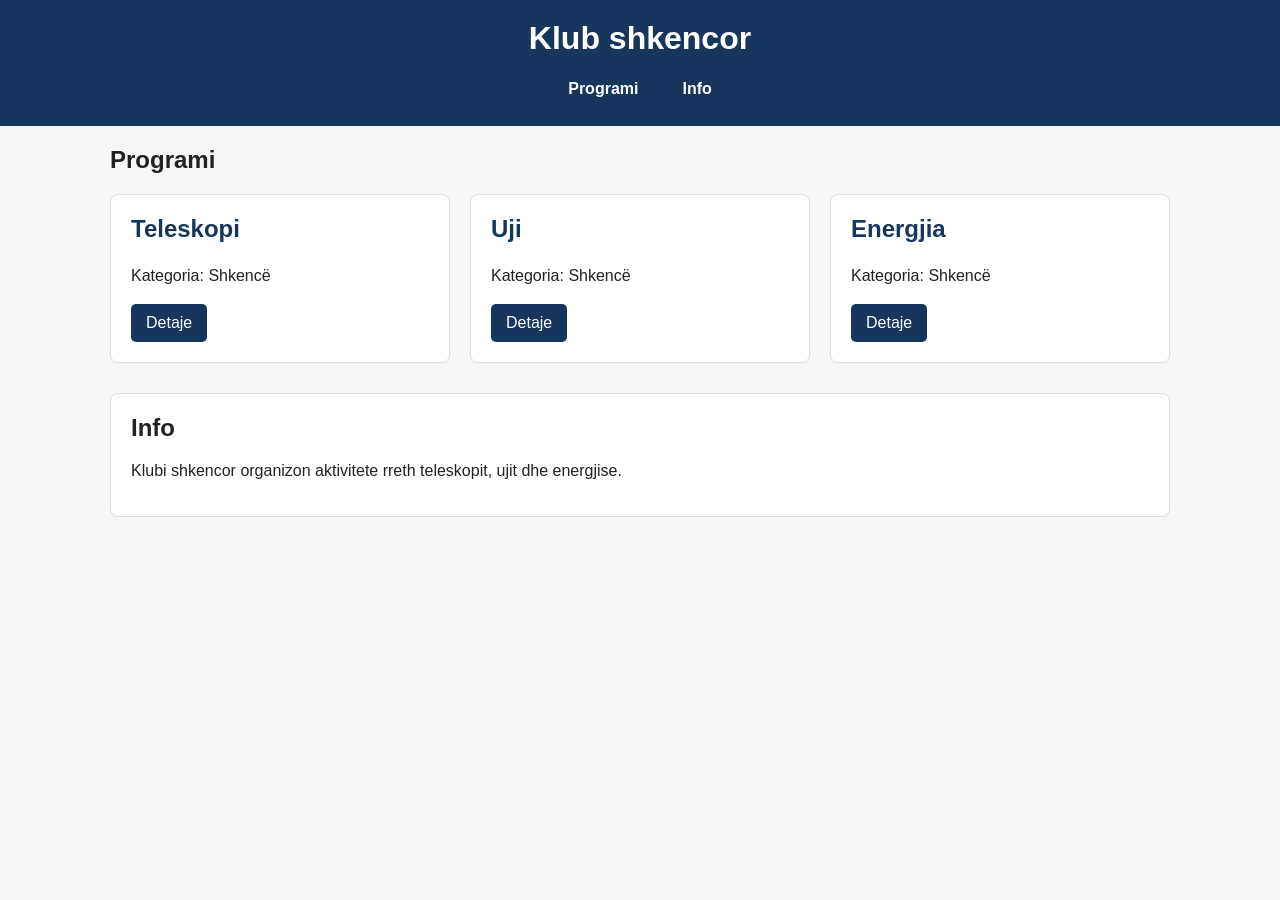
<file: index.html>
<!DOCTYPE html>
<html lang="sq">
<head>
    <meta charset="UTF-8">
    <meta name="viewport" content="width=device-width, initial-scale=1.0">
    <title>Klub shkencor</title>
    <link rel="stylesheet" href="style.css">
</head>

<body>

    <header>
        <h1>Klub shkencor</h1>

        <nav>
            <a href="#programi">Programi</a>
            <a href="#info">Info</a>
        </nav>
    </header>

    <main>
        <section id="programi">
            <h2>Programi</h2>

            <div class="kartat">

                <article>
                    <h2>Teleskopi</h2>
                    <p>Kategoria: Shkencë</p>
                    <a href="#info">Detaje</a>
                </article>

                <article>
                    <h2>Uji</h2>
                    <p>Kategoria: Shkencë</p>
                    <a href="#info">Detaje</a>
                </article>

                <article>
                    <h2>Energjia</h2>
                    <p>Kategoria: Shkencë</p>
                    <a href="#info">Detaje</a>
                </article>

            </div>
        </section>

        <section id="info">
            <h2>Info</h2>
            <p>
                Klubi shkencor organizon aktivitete
                rreth teleskopit, ujit dhe energjise.
            </p>
        </section>
    </main>

</body>
</html>
</file>
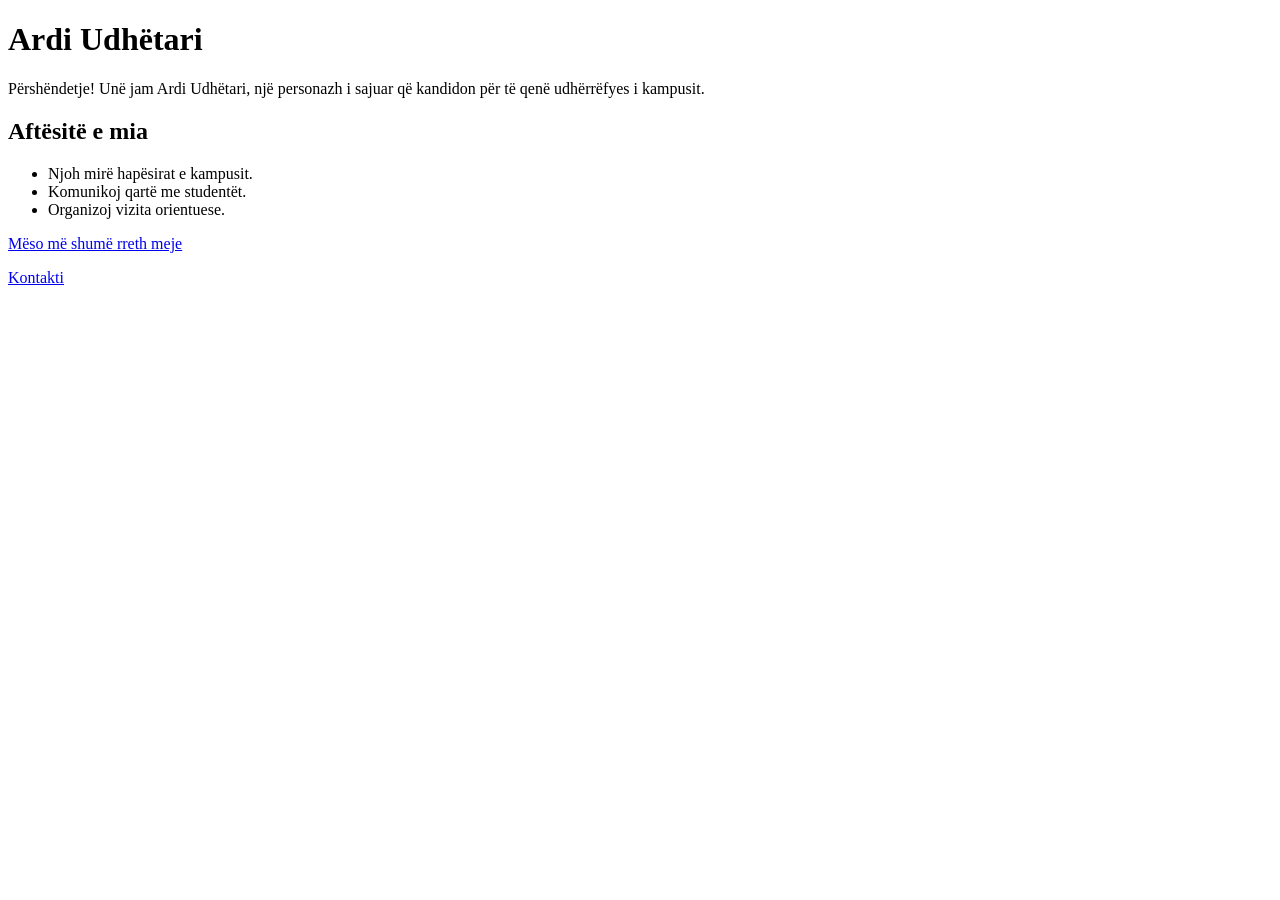
<file: JavaI/index.html>
<!DOCTYPE html>
<html lang="sq">
<head>
    <meta charset="UTF-8">
    <meta name="viewport" content="width=device-width, initial-scale=1.0">
    <title>Pasaporta Digjitale</title>
</head>
<body>

    <h1>Ardi Udhëtari</h1>

    <p>
        Përshëndetje! Unë jam Ardi Udhëtari, një personazh i sajuar
        që kandidon për të qenë udhërrëfyes i kampusit.
    </p>

    <h2>Aftësitë e mia</h2>

    <ul>
        <li>Njoh mirë hapësirat e kampusit.</li>
        <li>Komunikoj qartë me studentët.</li>
        <li>Organizoj vizita orientuese.</li>
    </ul>

    <p>
        <a href="rreth.html">Mëso më shumë rreth meje</a>
    </p>
<p>
    <a href="kontakt.html">Kontakti</a>
</p>
</body>
</html>
</file>
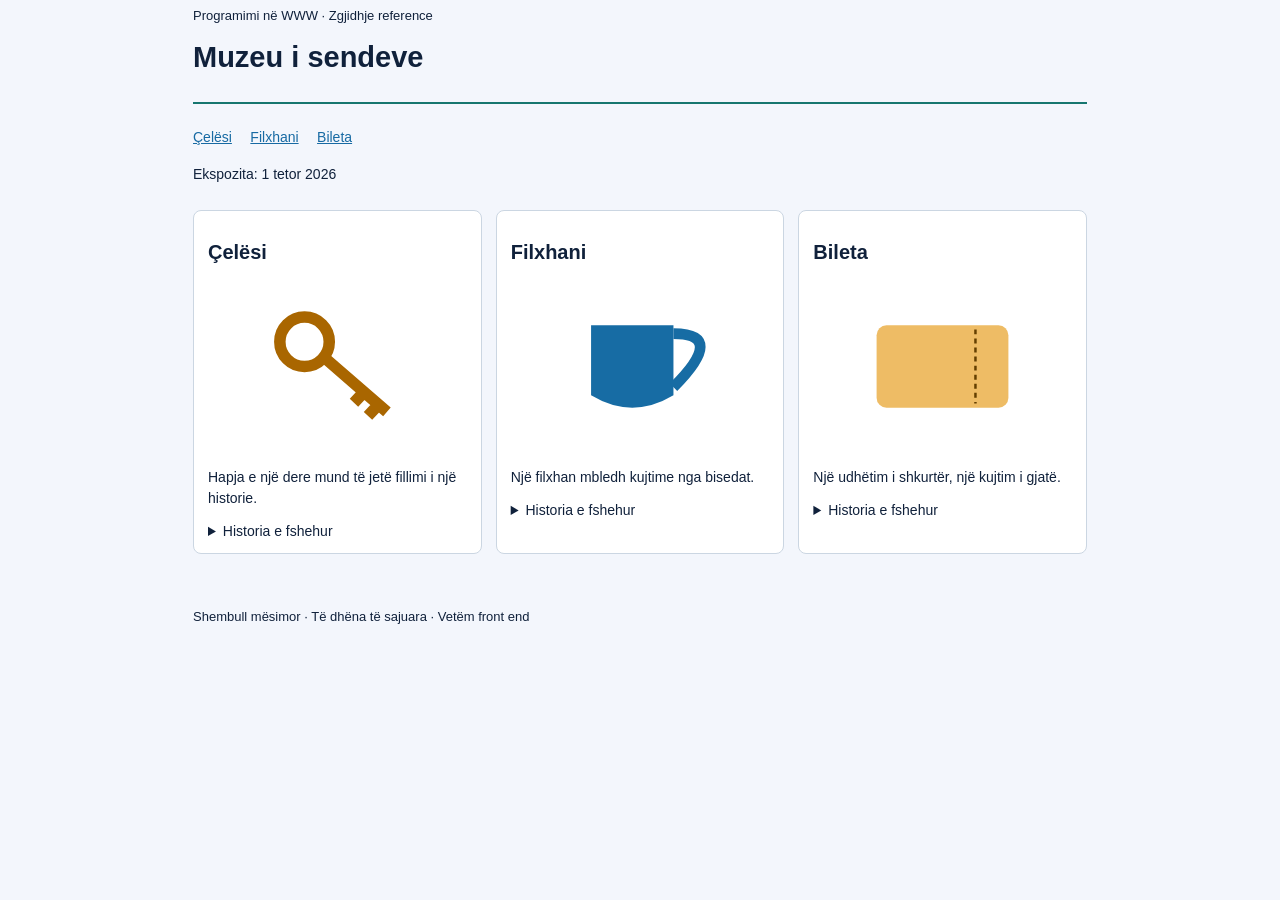
<file: JavaII/index.html>
<!doctype html>
<html lang="sq">
  <head>
    <meta charset="UTF-8" />
    <meta name="viewport" content="width=device-width, initial-scale=1" />
    <title>Muzeu i sendeve</title>
    <link rel="stylesheet" href="style.css" />
  </head>

  <body>
    <a class="skip" href="#main">Kalo te përmbajtja</a>

    <header>
      <p>Programimi në WWW · Zgjidhje reference</p>
      <h1>Muzeu i sendeve</h1>
    </header>

    <main id="main">
      <nav>
        <a href="#celesi">Çelësi</a>
        <a href="#filxhani">Filxhani</a>
        <a href="#bileta">Bileta</a>
      </nav>

      <p class="ekspozita">Ekspozita: 1 tetor 2026</p>

      <section class="sendet">
        <article id="celesi">
          <h2>Çelësi</h2>

          <img src="celesi.svg" alt="Ilustrim i një çelësi" />

          <p>
            Hapja e një dere mund të jetë fillimi i një historie.
          </p>

          <details>
            <summary>Historia e fshehur</summary>
            <p>Ky çelës fsheh një histori të veçantë.</p>
          </details>
        </article>

        <article id="filxhani">
          <h2>Filxhani</h2>

          <img src="filxhani.svg" alt="Ilustrim i një filxhani" />

          <p>
            Një filxhan mbledh kujtime nga bisedat.
          </p>

          <details>
            <summary>Historia e fshehur</summary>
            <p>Ky filxhan kujton bisedat e kaluara.</p>
          </details>
        </article>

        <article id="bileta">
          <h2>Bileta</h2>

          <img src="bileta.svg" alt="Ilustrim i një bilete" />

          <p>
            Një udhëtim i shkurtër, një kujtim i gjatë.
          </p>

          <details>
            <summary>Historia e fshehur</summary>
            <p>Kjo biletë ruan kujtimin e një udhëtimi.</p>
          </details>
        </article>
      </section>
    </main>

    <footer>
      Shembull mësimor · Të dhëna të sajuara · Vetëm front end
    </footer>
  </body>
</html>
</file>
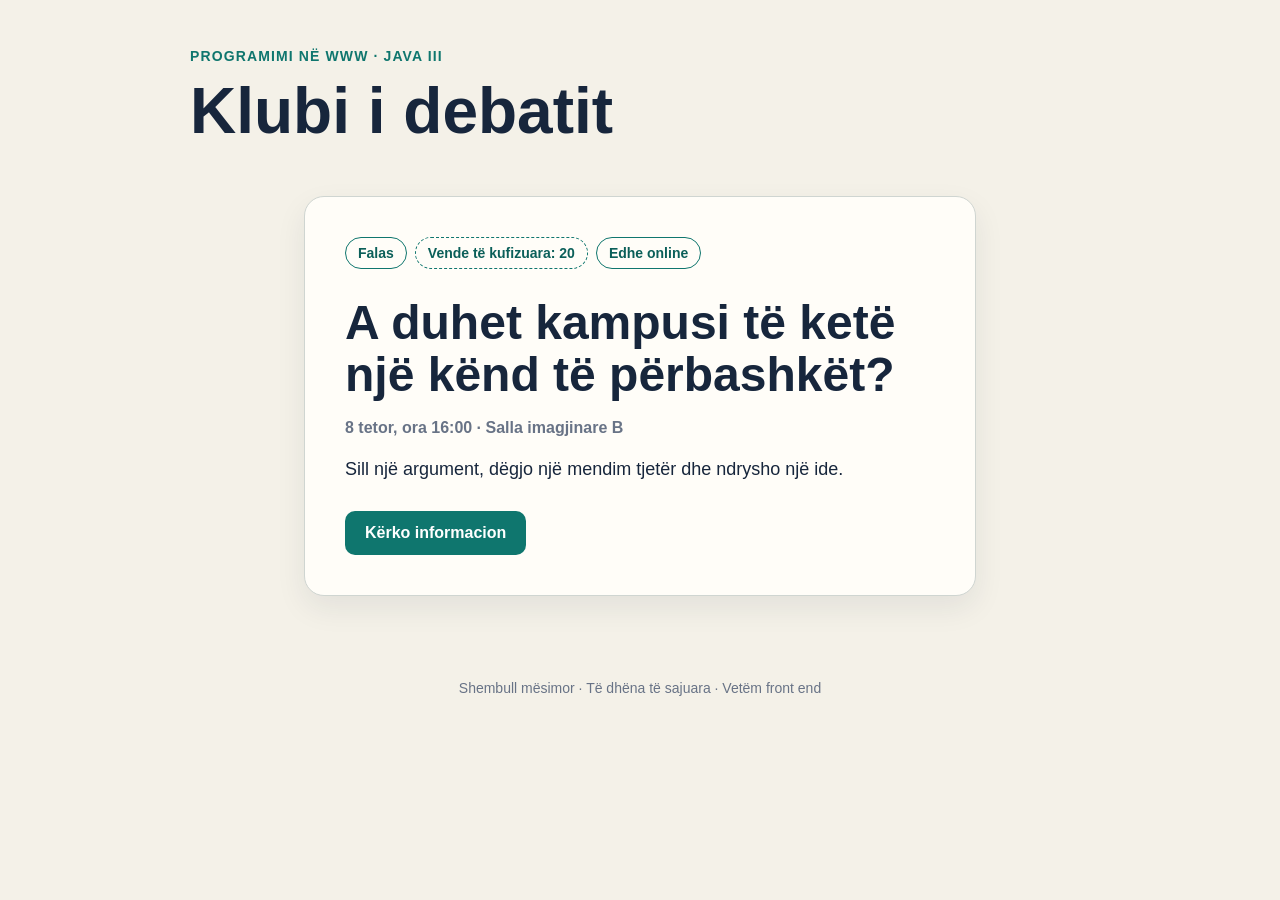
<file: JavaIII/index.html>
<!doctype html>
<html lang="sq">
<head>
    <meta charset="UTF-8">
    <meta name="viewport" content="width=device-width, initial-scale=1.0">

    <title>Klubi i debatit</title>

    <link rel="stylesheet" href="style.css">
</head>

<body>

    <header class="site-header">
        <p class="eyebrow">PROGRAMIMI NË WWW · JAVA III</p>
        <h1>Klubi i debatit</h1>
    </header>

    <main id="main">

        <article class="poster" id="poster">

            <div class="tags">
                <span class="tag">Falas</span>

                <span class="tag tag--limited">
                    Vende të kufizuara: 20
                </span>

                <span class="tag">
                    Edhe online
                </span>
            </div>

            <h2>
                A duhet kampusi të ketë një kënd të përbashkët?
            </h2>

            <p class="event-info">
                8 tetor, ora 16:00 · Salla imagjinare B
            </p>

            <p class="description">
                Sill një argument, dëgjo një mendim tjetër
                dhe ndrysho një ide.
            </p>

            <a class="register" href="#">
                Kërko informacion
            </a>

        </article>

    </main>

    <footer>
        Shembull mësimor · Të dhëna të sajuara · Vetëm front end
    </footer>

</body>
</html>
</file>
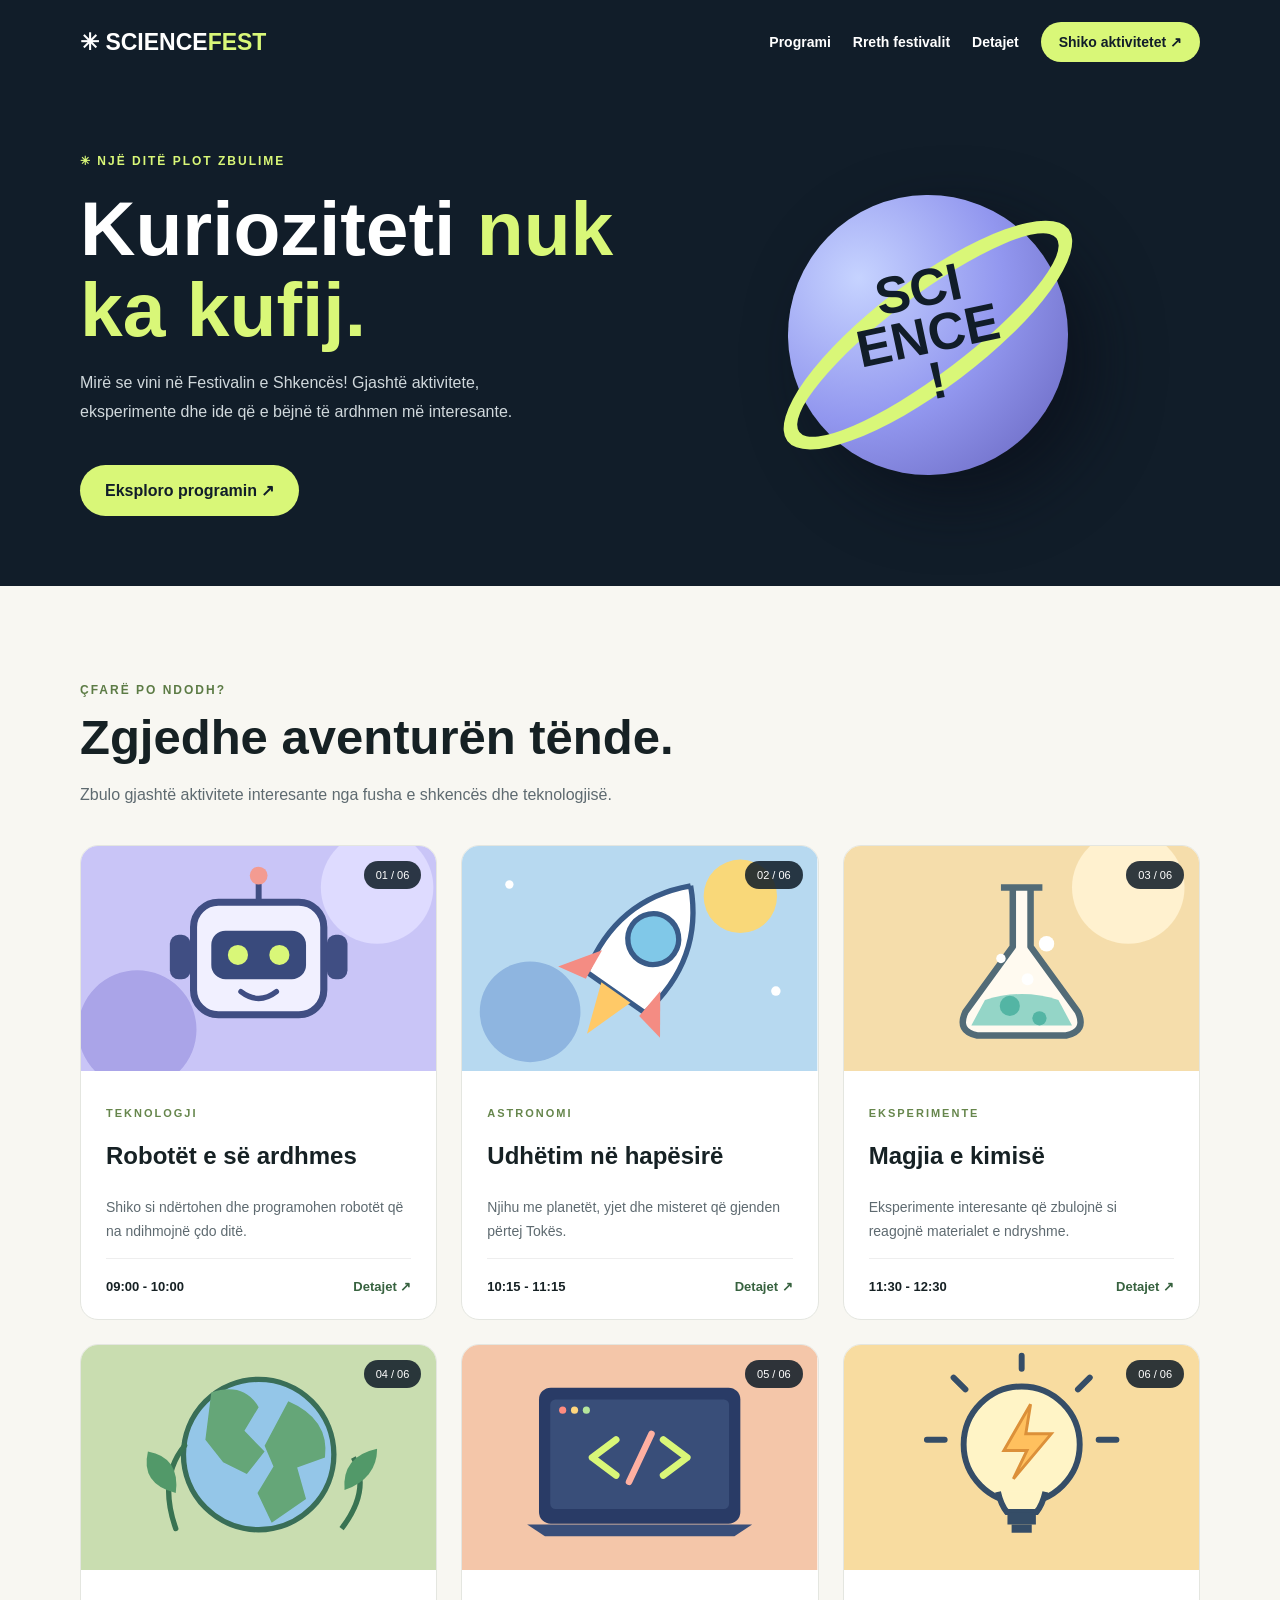
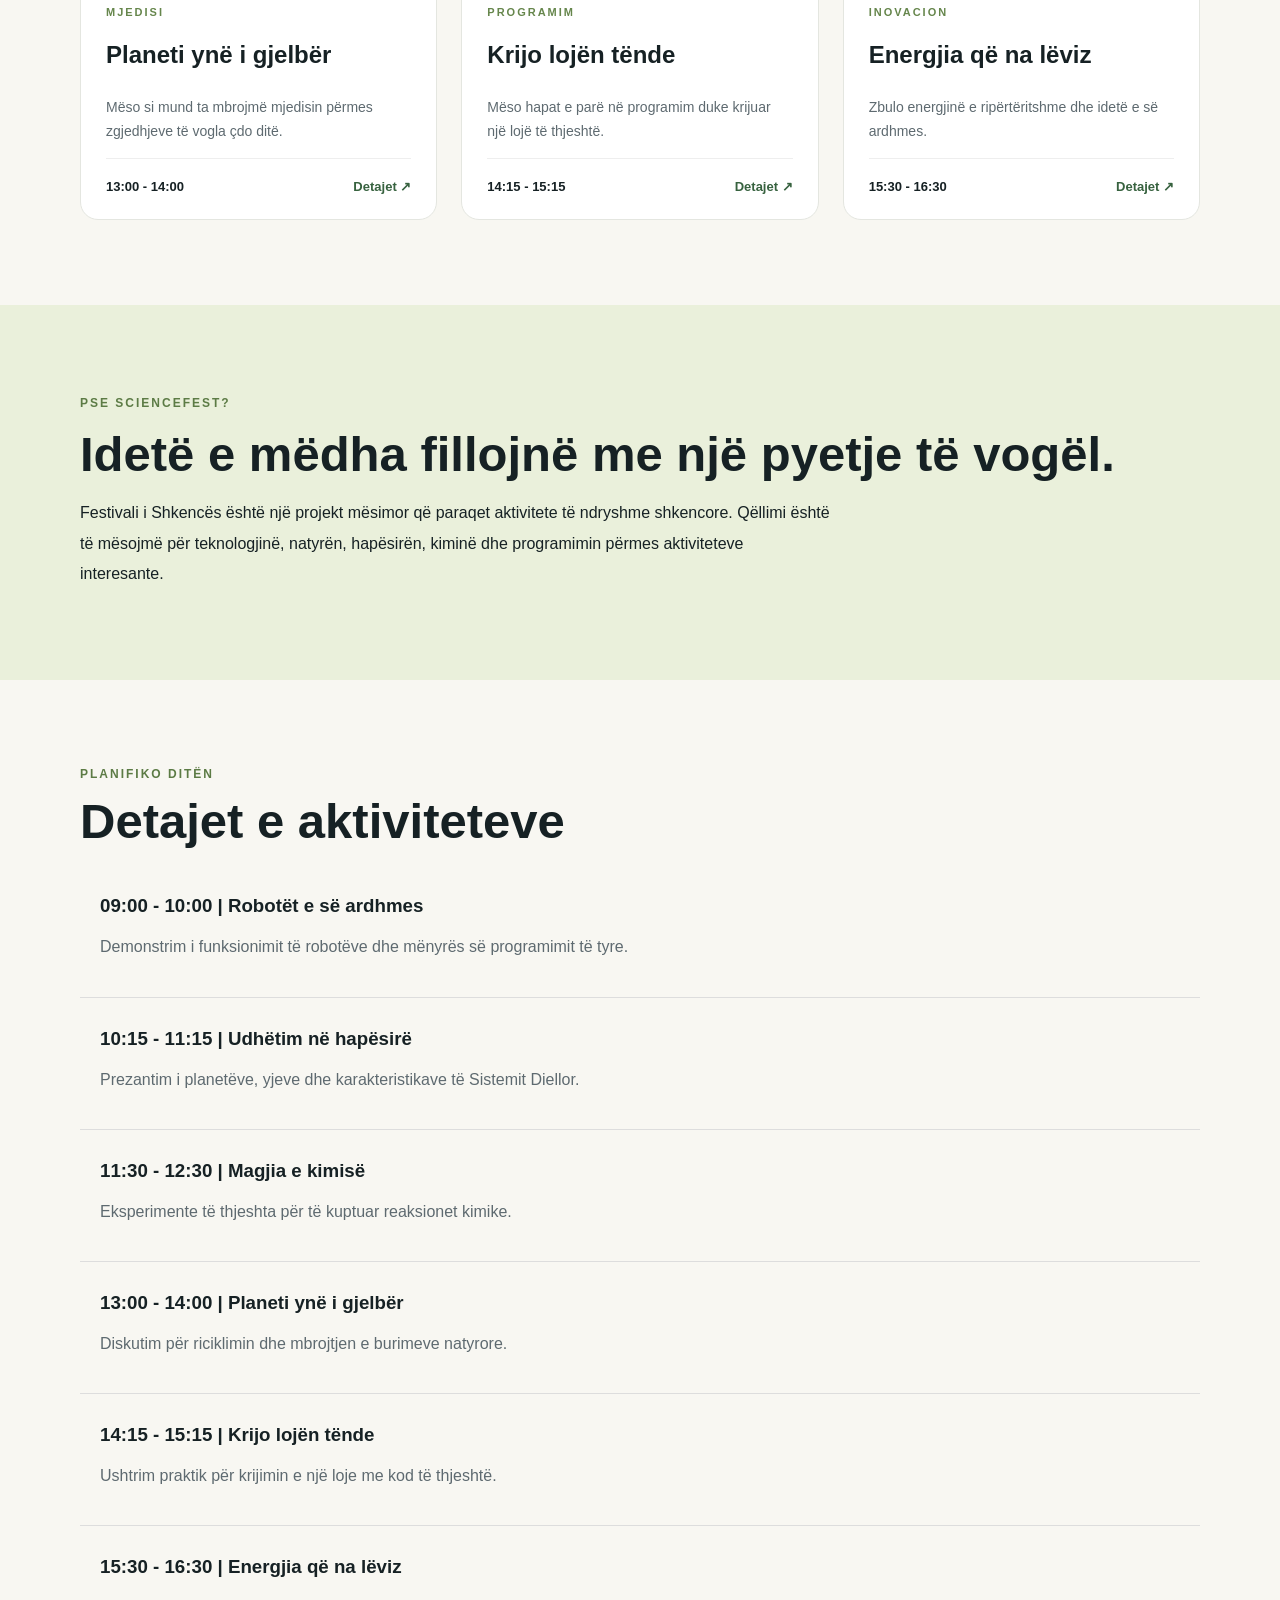
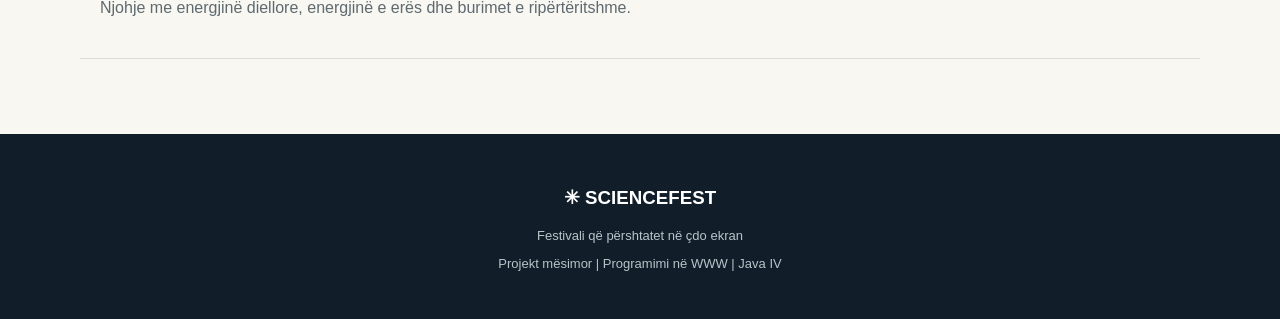
<file: JavaIV/index.html>
<!DOCTYPE html>
<html lang="sq">
<head>
  <meta charset="UTF-8">
  <meta name="viewport" content="width=device-width, initial-scale=1.0">
  <title>Festivali që përshtatet në çdo ekran</title>

  <style>
    :root {
      --navy: #111d29;
      --green: #d9f778;
      --paper: #f8f7f2;
      --text: #162124;
      --muted: #5e6a70;
    }

    * {
      box-sizing: border-box;
    }

    html {
      scroll-behavior: smooth;
    }

    body {
      margin: 0;
      font-family: Arial, sans-serif;
      background: var(--paper);
      color: var(--text);
    }

    a {
      color: inherit;
    }

    a:focus-visible {
      outline: 3px solid orange;
      outline-offset: 4px;
    }

    .container {
      width: min(1120px, calc(100% - 32px));
      margin: auto;
    }

    .skip {
      position: absolute;
      top: -100px;
      left: 10px;
      background: white;
      color: black;
      padding: 12px;
      z-index: 10;
    }

    .skip:focus {
      top: 10px;
    }

    /* MENUJA ME FLEXBOX */

    header {
      background: var(--navy);
      color: white;
    }

    .header-inner {
      display: flex;
      justify-content: space-between;
      align-items: center;
      flex-wrap: wrap;
      gap: 20px;
      padding: 22px 0;
    }

    .logo {
      font-size: 23px;
      font-weight: bold;
      text-decoration: none;
    }

    .logo span {
      color: var(--green);
    }

    nav ul {
      display: flex;
      flex-wrap: wrap;
      align-items: center;
      gap: 22px;
      list-style: none;
      padding: 0;
      margin: 0;
    }

    nav a {
      text-decoration: none;
      font-size: 14px;
      font-weight: bold;
    }

    nav a:hover {
      color: var(--green);
    }

    .nav-button {
      display: inline-block;
      color: var(--navy);
      background: var(--green);
      padding: 12px 18px;
      border-radius: 30px;
    }

    /* PJESA KRYESORE */

    .hero {
      background: var(--navy);
      color: white;
      overflow: hidden;
    }

    .hero-inner {
      display: grid;
      grid-template-columns: 1fr 1fr;
      align-items: center;
      gap: 30px;
      min-height: 480px;
      padding: 70px 0;
    }

    .eyebrow {
      color: var(--green);
      font-size: 12px;
      font-weight: bold;
      letter-spacing: 2px;
    }

    .hero h1 {
      font-size: clamp(42px, 6vw, 78px);
      line-height: 1.05;
      margin: 20px 0;
      overflow-wrap: anywhere;
    }

    .hero h1 span {
      color: var(--green);
    }

    .hero p {
      max-width: 460px;
      line-height: 1.8;
      color: #d0d8dc;
    }

    .hero-button {
      display: inline-block;
      margin-top: 22px;
      background: var(--green);
      color: var(--navy);
      padding: 16px 25px;
      border-radius: 30px;
      text-decoration: none;
      font-weight: bold;
    }

    .hero-button:hover {
      background: #efffb7;
    }

    .hero-art {
      display: grid;
      place-items: center;
      position: relative;
      min-height: 320px;
    }

    .planet {
      width: min(280px, 75%);
      aspect-ratio: 1;
      border-radius: 50%;
      background: radial-gradient(
        circle at 30% 25%,
        #c6d3ff,
        #9297ef,
        #6562bb
      );
      display: grid;
      place-items: center;
      transform: rotate(-12deg);
      position: relative;
      box-shadow: 20px 30px 65px #080d1790;
    }

    .planet::before {
      content: "";
      position: absolute;
      width: 115%;
      height: 28%;
      border: 15px solid var(--green);
      border-radius: 50%;
      transform: rotate(-25deg);
    }

    .planet strong {
      position: relative;
      font-size: clamp(35px, 5vw, 52px);
      font-weight: 900;
      line-height: .9;
      color: var(--navy);
      text-align: center;
    }

    /* PROGRAMI */

    section {
      scroll-margin-top: 20px;
    }

    .program {
      padding: 85px 0;
    }

    .section-label {
      font-size: 12px;
      font-weight: bold;
      letter-spacing: 2px;
      color: #5c7b45;
    }

    .section-title {
      font-size: clamp(30px, 5vw, 49px);
      margin: 12px 0 16px;
    }

    .section-description {
      color: var(--muted);
      line-height: 1.8;
      margin-bottom: 35px;
    }

    /* GRID RESPONSIVE */

    .activities-grid {
      display: grid;
      grid-template-columns: minmax(0, 1fr);
      gap: 24px;
    }

    .activity-card {
      min-width: 0;
      background: white;
      border-radius: 18px;
      overflow: hidden;
      border: 1px solid #e4e6e0;
      display: flex;
      flex-direction: column;
      transition: transform .2s, box-shadow .2s;
    }

    .activity-card:hover {
      transform: translateY(-4px);
      box-shadow: 0 10px 30px #00000014;
    }

    /* IMAZHET FLEKSIBILE */

    .card-image {
      position: relative;
      overflow: hidden;
    }

    .card-image svg {
      display: block;
      width: 100%;
      max-width: 100%;
      height: auto;
      aspect-ratio: 600 / 380;
    }

    .card-number {
      position: absolute;
      top: 15px;
      right: 15px;
      padding: 8px 12px;
      background: #111d29dd;
      border-radius: 20px;
      color: white;
      font-size: 11px;
    }

    .card-content {
      padding: 25px;
      display: flex;
      flex-direction: column;
      flex: 1;
      min-width: 0;
    }

    .category {
      font-size: 11px;
      color: #66864c;
      letter-spacing: 2px;
      font-weight: bold;
    }

    .card-content h3 {
      font-size: 24px;
      line-height: 1.2;
      margin: 12px 0;
      overflow-wrap: anywhere;
    }

    .card-description {
      color: var(--muted);
      font-size: 14px;
      line-height: 1.7;
      overflow-wrap: anywhere;
    }

    .card-bottom {
      display: flex;
      justify-content: space-between;
      flex-wrap: wrap;
      gap: 12px;
      border-top: 1px solid #eeeeee;
      margin-top: auto;
      padding-top: 20px;
      align-items: center;
    }

    .time {
      font-size: 13px;
      font-weight: bold;
    }

    .card-bottom a {
      color: #37623f;
      font-size: 13px;
      font-weight: bold;
      text-decoration: none;
    }

    .card-bottom a:hover {
      text-decoration: underline;
    }

    /* RRETH FESTIVALIT */

    .about {
      background: #eaf0db;
      padding: 75px 0;
    }

    .about p {
      line-height: 1.9;
      max-width: 750px;
    }

    /* DETAJET */

    .details {
      padding: 75px 0;
    }

    .detail-item {
      padding: 20px;
      border-bottom: 1px solid #ddd;
      overflow-wrap: anywhere;
    }

    .detail-item:target {
      background: #eaf0db;
      outline: 2px solid #7c9b4f;
    }

    .detail-item h3 {
      margin: 10px 0;
    }

    .detail-item p {
      color: var(--muted);
      line-height: 1.7;
    }

    footer {
      background: var(--navy);
      color: white;
      text-align: center;
      padding: 35px 15px;
    }

    footer p {
      color: #b9c4c9;
      font-size: 13px;
    }

    /* TABLET: 600 - 899 PX */

    @media (min-width: 600px) {
      .activities-grid {
        grid-template-columns: repeat(2, minmax(0, 1fr));
      }
    }

    /* KOMPJUTER: 900 PX E LART */

    @media (min-width: 900px) {
      .activities-grid {
        grid-template-columns: repeat(3, minmax(0, 1fr));
      }
    }

    /* TELEFON */

    @media (max-width: 599px) {
      .header-inner {
        align-items: flex-start;
      }

      nav ul {
        gap: 12px;
      }

      nav a {
        font-size: 12px;
      }

      .hero-inner {
        grid-template-columns: 1fr;
        padding: 50px 0;
      }

      .hero-art {
        min-height: 270px;
      }

      .planet {
        width: 205px;
      }

      .planet strong {
        font-size: 35px;
      }

      .program,
      .about,
      .details {
        padding: 55px 0;
      }

      .card-content {
        padding: 22px;
      }
    }

    @media (min-width: 600px) and (max-width: 899px) {
      .hero-inner {
        grid-template-columns: 1fr;
      }
    }

    @media (prefers-reduced-motion: reduce) {
      html {
        scroll-behavior: auto;
      }

      .activity-card {
        transition: none;
      }
    }
  </style>
</head>

<body>

  <a class="skip" href="#main">Kalo te përmbajtja</a>

  <header id="fillimi">
    <div class="container header-inner">

      <a href="#fillimi" class="logo">
        ✳ SCIENCE<span>FEST</span>
      </a>

      <nav aria-label="Menuja kryesore">
        <ul>
          <li><a href="#programi">Programi</a></li>
          <li><a href="#rreth">Rreth festivalit</a></li>
          <li><a href="#detajet">Detajet</a></li>
          <li>
            <a href="#programi" class="nav-button">
              Shiko aktivitetet ↗
            </a>
          </li>
        </ul>
      </nav>

    </div>
  </header>

  <main id="main">

    <section class="hero">
      <div class="container hero-inner">

        <div>
          <div class="eyebrow">
            ✳ NJË DITË PLOT ZBULIME
          </div>

          <h1>
            Kurioziteti
            <span>nuk ka kufij.</span>
          </h1>

          <p>
            Mirë se vini në Festivalin e Shkencës!
            Gjashtë aktivitete, eksperimente dhe ide
            që e bëjnë të ardhmen më interesante.
          </p>

          <a class="hero-button" href="#programi">
            Eksploro programin ↗
          </a>
        </div>

        <div class="hero-art" aria-hidden="true">
          <div class="planet">
            <strong>SCI<br>ENCE<br>!</strong>
          </div>
        </div>

      </div>
    </section>

    <section class="program" id="programi">
      <div class="container">

        <p class="section-label">ÇFARË PO NDODH?</p>
        <h2 class="section-title">
          Zgjedhe aventurën tënde.
        </h2>

        <p class="section-description">
          Zbulo gjashtë aktivitete interesante
          nga fusha e shkencës dhe teknologjisë.
        </p>

        <div class="activities-grid">

          <!-- AKTIVITETI 1 -->

          <article class="activity-card">

            <div class="card-image">
              <svg viewBox="0 0 600 380"
                   role="img"
                   aria-label="Ilustrim i robotit">
                <rect width="600" height="380" fill="#c9c5f7"/>
                <circle cx="500" cy="70" r="95" fill="#dedbff"/>
                <circle cx="95" cy="310" r="100" fill="#aaa4e8"/>

                <rect x="190" y="95" width="220" height="190"
                      rx="42" fill="#f1f0ff"
                      stroke="#404e83" stroke-width="12"/>

                <rect x="220" y="143" width="160" height="82"
                      rx="24" fill="#394a7c"/>

                <circle cx="265" cy="184" r="17" fill="#d9f778"/>
                <circle cx="335" cy="184" r="17" fill="#d9f778"/>

                <path d="M270 246 Q300 269 330 246"
                      fill="none" stroke="#404e83"
                      stroke-width="9" stroke-linecap="round"/>

                <path d="M300 95 V57"
                      stroke="#404e83" stroke-width="10"/>
                <circle cx="300" cy="50" r="15" fill="#f39b91"/>

                <rect x="150" y="150" width="35" height="75"
                      rx="15" fill="#404e83"/>
                <rect x="415" y="150" width="35" height="75"
                      rx="15" fill="#404e83"/>
              </svg>

              <span class="card-number">01 / 06</span>
            </div>

            <div class="card-content">
              <p class="category">TEKNOLOGJI</p>

              <h3>Robotët e së ardhmes</h3>

              <p class="card-description">
                Shiko si ndërtohen dhe programohen
                robotët që na ndihmojnë çdo ditë.
              </p>

              <div class="card-bottom">
                <span class="time">09:00 - 10:00</span>
                <a href="#detaj-robotika">Detajet ↗</a>
              </div>
            </div>

          </article>

          <!-- AKTIVITETI 2 -->

          <article class="activity-card">

            <div class="card-image">
              <svg viewBox="0 0 600 380"
                   role="img"
                   aria-label="Ilustrim i raketës në hapësirë">
                <rect width="600" height="380" fill="#b7d9f0"/>

                <circle cx="470" cy="85" r="62" fill="#f9d879"/>
                <circle cx="115" cy="280" r="85" fill="#8eb5e0"/>

                <g transform="rotate(35 300 190)">
                  <path d="M300 40 Q390 130 360 260
                           L240 260 Q210 130 300 40"
                        fill="#ffffff"
                        stroke="#395b88" stroke-width="9"/>

                  <circle cx="300" cy="150" r="43"
                          fill="#80c8e8"
                          stroke="#395b88" stroke-width="9"/>

                  <path d="M240 215 L195 280 L245 270"
                        fill="#f48c83"/>

                  <path d="M360 215 L405 280 L355 270"
                        fill="#f48c83"/>

                  <path d="M270 260 L300 345 L330 260"
                        fill="#ffc967"/>
                </g>

                <circle cx="80" cy="65" r="7" fill="#ffffff"/>
                <circle cx="530" cy="245" r="8" fill="#ffffff"/>
              </svg>

              <span class="card-number">02 / 06</span>
            </div>

            <div class="card-content">
              <p class="category">ASTRONOMI</p>

              <h3>Udhëtim në hapësirë</h3>

              <p class="card-description">
                Njihu me planetët, yjet dhe
                misteret që gjenden përtej Tokës.
              </p>

              <div class="card-bottom">
                <span class="time">10:15 - 11:15</span>
                <a href="#detaj-hapesira">Detajet ↗</a>
              </div>
            </div>

          </article>

          <!-- AKTIVITETI 3 -->

          <article class="activity-card">

            <div class="card-image">
              <svg viewBox="0 0 600 380"
                   role="img"
                   aria-label="Ilustrim i eksperimentit kimik">
                <rect width="600" height="380" fill="#f5ddab"/>

                <circle cx="480" cy="70" r="95" fill="#fff1cf"/>

                <path d="M265 70 H335
                         M285 70 V170
                         L205 280
                         Q190 313 225 320
                         H375
                         Q410 313 395 280
                         L315 170 V70"
                      fill="#fffaf0"
                      stroke="#526b77"
                      stroke-width="11"
                      stroke-linejoin="round"/>

                <path d="M238 260 Q300 240 362 260
                         L385 303
                         H215 Z"
                      fill="#94d5c7"/>

                <circle cx="280" cy="270" r="17" fill="#53b5a4"/>
                <circle cx="330" cy="291" r="12" fill="#53b5a4"/>
                <circle cx="310" cy="225" r="10" fill="#ffffff"/>
                <circle cx="265" cy="190" r="8" fill="#ffffff"/>
                <circle cx="342" cy="165" r="13" fill="#ffffff"/>
              </svg>

              <span class="card-number">03 / 06</span>
            </div>

            <div class="card-content">
              <p class="category">EKSPERIMENTE</p>

              <h3>Magjia e kimisë</h3>

              <p class="card-description">
                Eksperimente interesante që zbulojnë
                si reagojnë materialet e ndryshme.
              </p>

              <div class="card-bottom">
                <span class="time">11:30 - 12:30</span>
                <a href="#detaj-kimia">Detajet ↗</a>
              </div>
            </div>

          </article>

          <!-- AKTIVITETI 4 -->

          <article class="activity-card">

            <div class="card-image">
              <svg viewBox="0 0 600 380"
                   role="img"
                   aria-label="Ilustrim i planetit Tokë">
                <rect width="600" height="380" fill="#c9ddb0"/>

                <circle cx="300" cy="185" r="127"
                        fill="#94c6e8"
                        stroke="#396e57"
                        stroke-width="9"/>

                <path d="M220 80
                         Q275 62 300 105
                         L276 145
                         L310 180
                         L280 218
                         L240 198
                         L210 160 Z"
                      fill="#65a678"/>

                <path d="M350 95
                         Q420 125 412 190
                         L365 207
                         L380 260
                         L322 300
                         L298 250
                         L325 205
                         L310 170 Z"
                      fill="#65a678"/>

                <path d="M160 310 Q130 225 175 170"
                      fill="none"
                      stroke="#397352"
                      stroke-width="9"
                      stroke-linecap="round"/>

                <path d="M160 250 Q100 235 113 180
                         Q168 190 160 250"
                      fill="#529969"/>

                <path d="M440 310 Q490 245 460 190"
                      fill="none"
                      stroke="#397352"
                      stroke-width="9"/>

                <path d="M445 245 Q500 225 500 175
                         Q440 188 445 245"
                      fill="#529969"/>
              </svg>

              <span class="card-number">04 / 06</span>
            </div>

            <div class="card-content">
              <p class="category">MJEDISI</p>

              <h3>Planeti ynë i gjelbër</h3>

              <p class="card-description">
                Mëso si mund ta mbrojmë mjedisin
                përmes zgjedhjeve të vogla çdo ditë.
              </p>

              <div class="card-bottom">
                <span class="time">13:00 - 14:00</span>
                <a href="#detaj-natyra">Detajet ↗</a>
              </div>
            </div>

          </article>

          <!-- AKTIVITETI 5 -->

          <article class="activity-card">

            <div class="card-image">
              <svg viewBox="0 0 600 380"
                   role="img"
                   aria-label="Ilustrim i programimit">
                <rect width="600" height="380" fill="#f4c6a9"/>

                <rect x="130" y="72" width="340" height="230"
                      rx="20" fill="#293b66"/>

                <rect x="149" y="92" width="302" height="185"
                      rx="9" fill="#394e79"/>

                <circle cx="170" cy="110" r="6" fill="#ff8c80"/>
                <circle cx="190" cy="110" r="6" fill="#ffd67e"/>
                <circle cx="210" cy="110" r="6" fill="#b5e69c"/>

                <path d="M260 160 L220 190 L260 220"
                      fill="none"
                      stroke="#d9f778"
                      stroke-width="12"
                      stroke-linecap="round"
                      stroke-linejoin="round"/>

                <path d="M340 160 L380 190 L340 220"
                      fill="none"
                      stroke="#d9f778"
                      stroke-width="12"
                      stroke-linecap="round"
                      stroke-linejoin="round"/>

                <path d="M320 150 L282 231"
                      stroke="#ffb0a1"
                      stroke-width="11"
                      stroke-linecap="round"/>

                <path d="M110 303 H490 L460 323 H140 Z"
                      fill="#394e79"/>
              </svg>

              <span class="card-number">05 / 06</span>
            </div>

            <div class="card-content">
              <p class="category">PROGRAMIM</p>

              <h3>Krijo lojën tënde</h3>

              <p class="card-description">
                Mëso hapat e parë në programim
                duke krijuar një lojë të thjeshtë.
              </p>

              <div class="card-bottom">
                <span class="time">14:15 - 15:15</span>
                <a href="#detaj-kodi">Detajet ↗</a>
              </div>
            </div>

          </article>

          <!-- AKTIVITETI 6 -->

          <article class="activity-card">

            <div class="card-image">
              <svg viewBox="0 0 600 380"
                   role="img"
                   aria-label="Ilustrim i energjisë">
                <rect width="600" height="380" fill="#f8dca0"/>

                <circle cx="300" cy="168" r="98"
                        fill="#fff4c6"
                        stroke="#354d67"
                        stroke-width="10"/>

                <path d="M260 248 Q265 270 275 282
                         H325 Q335 270 340 248"
                      fill="#fff4c6"
                      stroke="#354d67"
                      stroke-width="10"/>

                <path d="M276 283 H324 V303 H276 Z"
                      fill="#354d67"/>

                <path d="M283 303 H317 V317 H283 Z"
                      fill="#354d67"/>

                <path d="M315 100 L270 178
                         H309 L286 226
                         L350 150 H307 Z"
                      fill="#ffc05e"
                      stroke="#dc9039"
                      stroke-width="5"/>

                <path d="M300 40 V18
                         M430 160 H460
                         M140 160 H170
                         M395 75 L415 55
                         M205 75 L185 55"
                      stroke="#354d67"
                      stroke-width="10"
                      stroke-linecap="round"/>
              </svg>

              <span class="card-number">06 / 06</span>
            </div>

            <div class="card-content">
              <p class="category">INOVACION</p>

              <h3>Energjia që na lëviz</h3>

              <p class="card-description">
                Zbulo energjinë e ripërtëritshme
                dhe idetë e së ardhmes.
              </p>

              <div class="card-bottom">
                <span class="time">15:30 - 16:30</span>
                <a href="#detaj-energjia">Detajet ↗</a>
              </div>
            </div>

          </article>

        </div>
      </div>
    </section>

    <!-- RRETH FESTIVALIT -->

    <section class="about" id="rreth">
      <div class="container">

        <p class="section-label">PSE SCIENCEFEST?</p>

        <h2 class="section-title">
          Idetë e mëdha fillojnë me një pyetje të vogël.
        </h2>

        <p>
          Festivali i Shkencës është një projekt mësimor
          që paraqet aktivitete të ndryshme shkencore.
          Qëllimi është të mësojmë për teknologjinë,
          natyrën, hapësirën, kiminë dhe programimin
          përmes aktiviteteve interesante.
        </p>

      </div>
    </section>

    <!-- DETAJET E AKTIVITETEVE -->

    <section class="details" id="detajet">
      <div class="container">

        <p class="section-label">PLANIFIKO DITËN</p>

        <h2 class="section-title">
          Detajet e aktiviteteve
        </h2>

        <article class="detail-item" id="detaj-robotika">
          <h3>09:00 - 10:00 | Robotët e së ardhmes</h3>
          <p>
            Demonstrim i funksionimit të robotëve
            dhe mënyrës së programimit të tyre.
          </p>
        </article>

        <article class="detail-item" id="detaj-hapesira">
          <h3>10:15 - 11:15 | Udhëtim në hapësirë</h3>
          <p>
            Prezantim i planetëve, yjeve dhe
            karakteristikave të Sistemit Diellor.
          </p>
        </article>

        <article class="detail-item" id="detaj-kimia">
          <h3>11:30 - 12:30 | Magjia e kimisë</h3>
          <p>
            Eksperimente të thjeshta për të
            kuptuar reaksionet kimike.
          </p>
        </article>

        <article class="detail-item" id="detaj-natyra">
          <h3>13:00 - 14:00 | Planeti ynë i gjelbër</h3>
          <p>
            Diskutim për riciklimin dhe
            mbrojtjen e burimeve natyrore.
          </p>
        </article>

        <article class="detail-item" id="detaj-kodi">
          <h3>14:15 - 15:15 | Krijo lojën tënde</h3>
          <p>
            Ushtrim praktik për krijimin
            e një loje me kod të thjeshtë.
          </p>
        </article>

        <article class="detail-item" id="detaj-energjia">
          <h3>15:30 - 16:30 | Energjia që na lëviz</h3>
          <p>
            Njohje me energjinë diellore, energjinë
            e erës dhe burimet e ripërtëritshme.
          </p>
        </article>

      </div>
    </section>

  </main>

  <footer>
    <h3>✳ SCIENCEFEST</h3>
    <p>Festivali që përshtatet në çdo ekran</p>
    <p>
      Projekt mësimor | Programimi në WWW | Java IV
    </p>
  </footer>

</body>
</html>
</file>
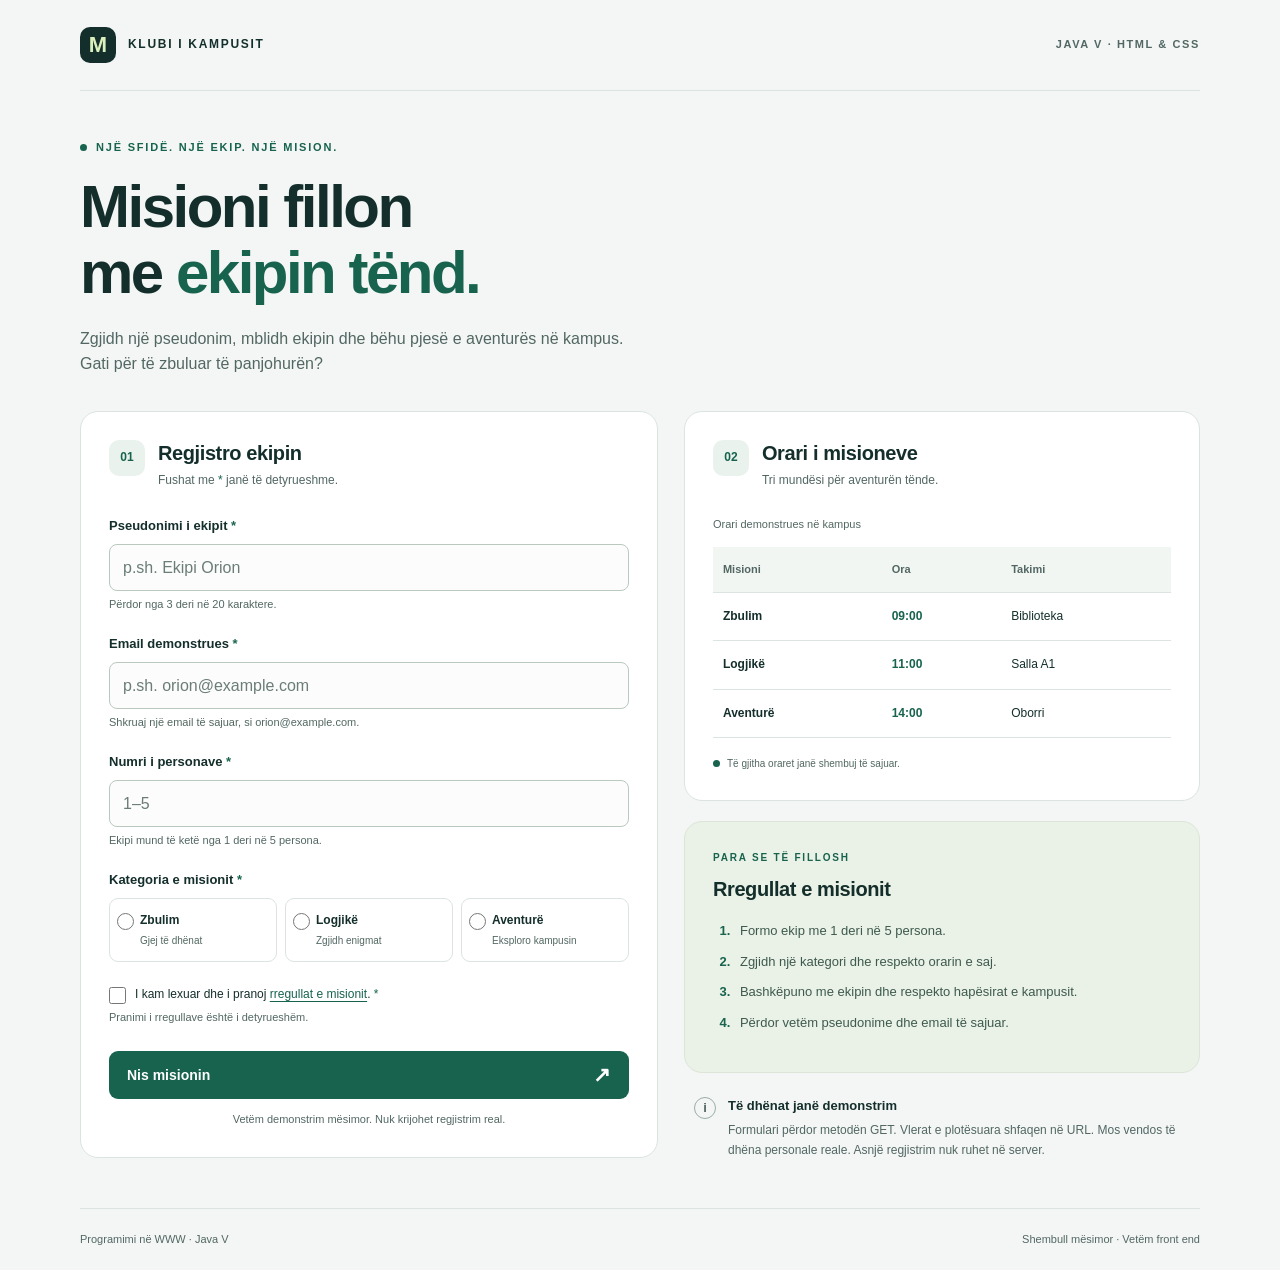
<file: JavaV/index.html>
<!doctype html>
<html lang="sq">
<head>
  <meta charset="UTF-8">
  <meta name="viewport" content="width=device-width, initial-scale=1">
  <meta name="description" content="Formular demonstrues për regjistrimin në misionin sekret të kampusit.">
  <title>Misioni sekret | Regjistrimi</title>
  <link rel="stylesheet" href="style.css">
</head>
<body>
  <a class="skip" href="#main">Kalo te përmbajtja</a>
  <div class="page">
    <header class="site-header">
      <a class="brand" href="index.html" aria-label="Misioni sekret, faqja kryesore"><span class="brand-icon" aria-hidden="true">M</span> KLUBI I KAMPUSIT</a>
      <span class="header-tag">JAVA V · HTML &amp; CSS</span>
    </header>
    <main id="main">
      <section class="intro" aria-labelledby="page-title">
        <p class="eyebrow"><span class="status-dot" aria-hidden="true"></span> NJË SFIDË. NJË EKIP. NJË MISION.</p>
        <h1 id="page-title">Misioni fillon<br>me <span>ekipin tënd.</span></h1>
        <p class="intro-text">Zgjidh një pseudonim, mblidh ekipin dhe bëhu pjesë e aventurës në kampus. Gati për të zbuluar të panjohurën?</p>
      </section>
      <div class="content-grid">
        <section class="card form-card" aria-labelledby="form-title">
          <div class="section-heading"><span class="step" aria-hidden="true">01</span><div><h2 id="form-title">Regjistro ekipin</h2><p>Fushat me <span class="required-mark">*</span> janë të detyrueshme.</p></div></div>
          <!-- GET demonstron validimin HTML dhe kalimin te faqja e pranimit. Nuk ruan të dhëna. -->
          <form action="pranuar.html" method="get">
            <div class="field">
              <label for="pseudonimi">Pseudonimi i ekipit <span class="required-mark">*</span></label>
              <input id="pseudonimi" name="pseudonimi" type="text" minlength="3" maxlength="20" required placeholder="p.sh. Ekipi Orion" aria-describedby="pseudonimi-help" autocomplete="off">
              <p class="help" id="pseudonimi-help">Përdor nga 3 deri në 20 karaktere.</p>
            </div>
            <div class="field">
              <label for="email">Email demonstrues <span class="required-mark">*</span></label>
              <input id="email" name="email" type="email" required placeholder="p.sh. orion@example.com" aria-describedby="email-help" autocomplete="off">
              <p class="help" id="email-help">Shkruaj një email të sajuar, si orion@example.com.</p>
            </div>
            <div class="field">
              <label for="grupi">Numri i personave <span class="required-mark">*</span></label>
              <input id="grupi" name="grupi" type="number" min="1" max="5" step="1" required placeholder="1–5" aria-describedby="grupi-help">
              <p class="help" id="grupi-help">Ekipi mund të ketë nga 1 deri në 5 persona.</p>
            </div>
            <fieldset class="categories">
              <legend>Kategoria e misionit <span class="required-mark">*</span></legend>
              <div class="radio-grid">
                <label class="choice" for="zbulim"><input id="zbulim" name="kategoria" type="radio" value="zbulim" required><span><strong>Zbulim</strong><small>Gjej të dhënat</small></span></label>
                <label class="choice" for="logjike"><input id="logjike" name="kategoria" type="radio" value="logjike" required><span><strong>Logjikë</strong><small>Zgjidh enigmat</small></span></label>
                <label class="choice" for="aventure"><input id="aventure" name="kategoria" type="radio" value="aventure" required><span><strong>Aventurë</strong><small>Eksploro kampusin</small></span></label>
              </div>
            </fieldset>
            <div class="agreement"><input id="rregullat" name="rregullat" type="checkbox" value="pranuar" required aria-describedby="rregullat-help"><label for="rregullat">I kam lexuar dhe i pranoj <a href="#rregullat-e-misionit">rregullat e misionit</a>. <span class="required-mark">*</span></label></div>
            <p class="help" id="rregullat-help">Pranimi i rregullave është i detyrueshëm.</p>
            <button class="button" type="submit">Nis misionin <span aria-hidden="true">↗</span></button>
            <p class="form-note">Vetëm demonstrim mësimor. Nuk krijohet regjistrim real.</p>
          </form>
        </section>
        <aside class="sidebar" aria-label="Informacion për misionin">
          <section class="card schedule-card" aria-labelledby="schedule-title">
            <div class="section-heading"><span class="step" aria-hidden="true">02</span><div><h2 id="schedule-title">Orari i misioneve</h2><p>Tri mundësi për aventurën tënde.</p></div></div>
            <div class="table-wrap"><table>
              <caption>Orari demonstrues në kampus</caption>
              <thead><tr><th scope="col">Misioni</th><th scope="col">Ora</th><th scope="col">Takimi</th></tr></thead>
              <tbody>
                <tr><th scope="row">Zbulim</th><td><time datetime="09:00">09:00</time></td><td>Biblioteka</td></tr>
                <tr><th scope="row">Logjikë</th><td><time datetime="11:00">11:00</time></td><td>Salla A1</td></tr>
                <tr><th scope="row">Aventurë</th><td><time datetime="14:00">14:00</time></td><td>Oborri</td></tr>
              </tbody>
            </table></div>
            <p class="schedule-note"><span class="status-dot" aria-hidden="true"></span> Të gjitha oraret janë shembuj të sajuar.</p>
          </section>
          <section class="card rules-card" id="rregullat-e-misionit" aria-labelledby="rules-title">
            <p class="eyebrow">PARA SE TË FILLOSH</p><h2 id="rules-title">Rregullat e misionit</h2>
            <ol><li>Formo ekip me 1 deri në 5 persona.</li><li>Zgjidh një kategori dhe respekto orarin e saj.</li><li>Bashkëpuno me ekipin dhe respekto hapësirat e kampusit.</li><li>Përdor vetëm pseudonime dhe email të sajuar.</li></ol>
          </section>
          <section class="privacy-note" aria-labelledby="privacy-title"><span class="info-icon" aria-hidden="true">i</span><div><h2 id="privacy-title">Të dhënat janë demonstrim</h2><p>Formulari përdor metodën GET. Vlerat e plotësuara shfaqen në URL. Mos vendos të dhëna personale reale. Asnjë regjistrim nuk ruhet në server.</p></div></section>
        </aside>
      </div>
    </main>
    <footer class="site-footer"><span>Programimi në WWW · Java V</span><span>Shembull mësimor · Vetëm front end</span></footer>
  </div>
</body>
</html>
</file>
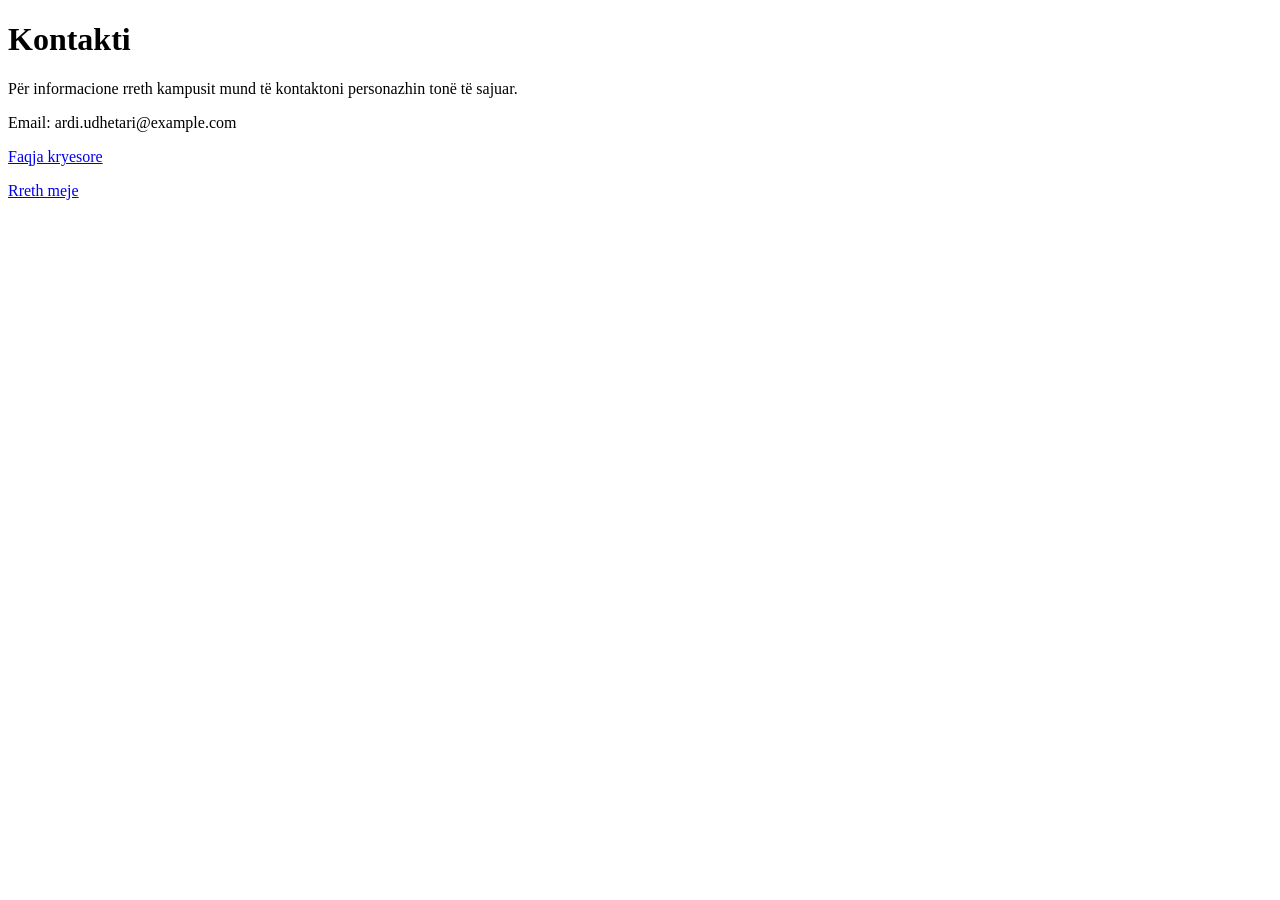
<file: JavaI/kontakt.html>
<!DOCTYPE html>
<html lang="sq">
<head>
    <meta charset="UTF-8">
    <meta name="viewport" content="width=device-width, initial-scale=1.0">
    <title>Kontakti</title>
</head>
<body>

    <h1>Kontakti</h1>

    <p>
        Për informacione rreth kampusit mund të kontaktoni
        personazhin tonë të sajuar.
    </p>

    <p>Email: ardi.udhetari@example.com</p>

    <p>
        <a href="index.html">Faqja kryesore</a>
    </p>

    <p>
        <a href="rreth.html">Rreth meje</a>
    </p>

</body>
</html>
</file>
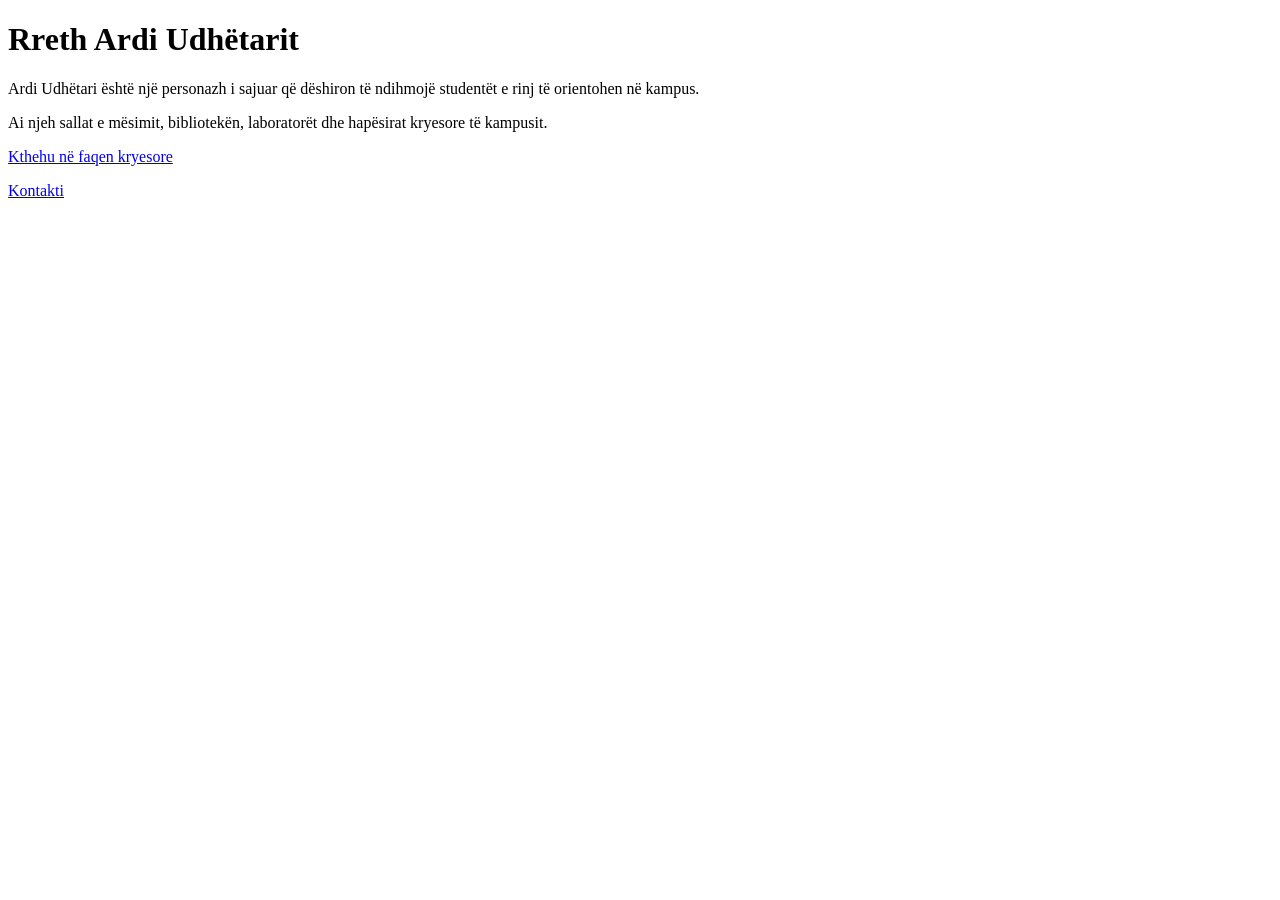
<file: JavaI/rreth.html>
<!DOCTYPE html>
<html lang="sq">
<head>
    <meta charset="UTF-8">
    <meta name="viewport" content="width=device-width, initial-scale=1.0">
    <title>Rreth meje</title>
</head>
<body>

    <h1>Rreth Ardi Udhëtarit</h1>

    <p>
        Ardi Udhëtari është një personazh i sajuar që dëshiron
        të ndihmojë studentët e rinj të orientohen në kampus.
    </p>

    <p>
        Ai njeh sallat e mësimit, bibliotekën, laboratorët
        dhe hapësirat kryesore të kampusit.
    </p>

    <p>
        <a href="index.html">Kthehu në faqen kryesore</a>
    </p>
<p>
    <a href="kontakt.html">Kontakti</a>
</p>
</body>
</html>
</file>
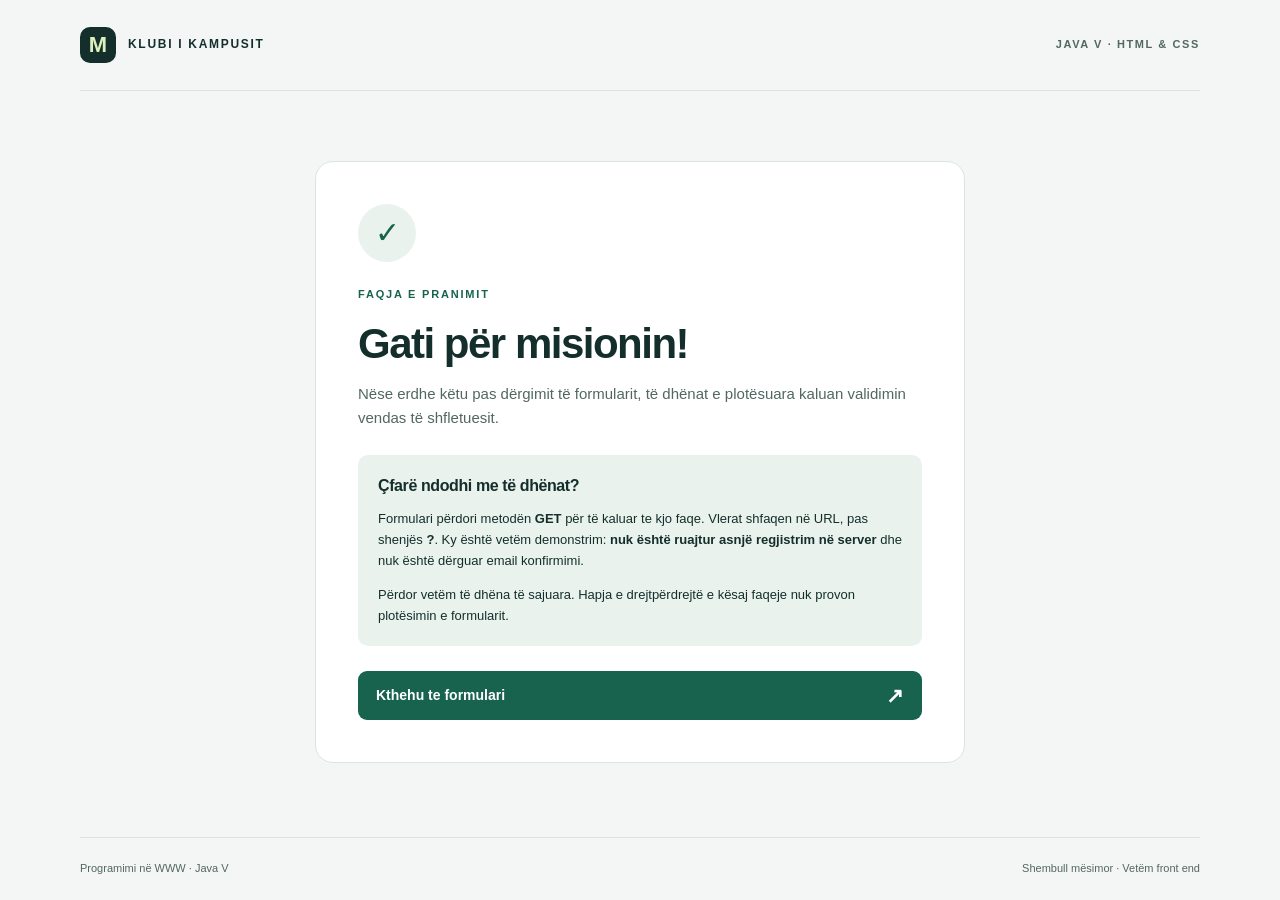
<file: JavaV/pranuar.html>
<!doctype html>
<html lang="sq">
<head>
  <meta charset="UTF-8">
  <meta name="viewport" content="width=device-width, initial-scale=1">
  <meta name="referrer" content="no-referrer">
  <title>Misioni sekret | Formulari u pranua</title>
  <link rel="stylesheet" href="style.css">
</head>
<body>
  <a class="skip" href="#main">Kalo te përmbajtja</a>
  <div class="page">
    <header class="site-header"><a class="brand" href="index.html"><span class="brand-icon" aria-hidden="true">M</span> KLUBI I KAMPUSIT</a><span class="header-tag">JAVA V · HTML &amp; CSS</span></header>
    <main id="main" class="confirmation-main">
      <section class="card confirmation" aria-labelledby="confirmation-title">
        <span class="success-icon" aria-hidden="true">✓</span>
        <p class="eyebrow">FAQJA E PRANIMIT</p>
        <h1 id="confirmation-title">Gati për misionin!</h1>
        <p>Nëse erdhe këtu pas dërgimit të formularit, të dhënat e plotësuara kaluan validimin vendas të shfletuesit.</p>
        <div class="confirmation-note"><h2>Çfarë ndodhi me të dhënat?</h2><p>Formulari përdori metodën <strong>GET</strong> për të kaluar te kjo faqe. Vlerat shfaqen në URL, pas shenjës <strong>?</strong>. Ky është vetëm demonstrim: <strong>nuk është ruajtur asnjë regjistrim në server</strong> dhe nuk është dërguar email konfirmimi.</p><p>Përdor vetëm të dhëna të sajuara. Hapja e drejtpërdrejtë e kësaj faqeje nuk provon plotësimin e formularit.</p></div>
        <a class="button" href="index.html">Kthehu te formulari <span aria-hidden="true">↗</span></a>
      </section>
    </main>
    <footer class="site-footer"><span>Programimi në WWW · Java V</span><span>Shembull mësimor · Vetëm front end</span></footer>
  </div>
</body>
</html>
</file>
<file: style.css>
/* Madhesia e elementeve */
* {
    box-sizing: border-box;
}

/* Pamja e pergjithshme */
body {
    margin: 0;
    font-family: Arial, sans-serif;
    background-color: #f4f6f8;
    color: #222;
}

/* Header */
header {
    background-color: #17365d;
    color: white;
    padding: 20px;
    text-align: center;
}

header h1 {
    margin: 0 0 15px;
}

/* Menuja */
nav {
    display: flex;
    justify-content: center;
    gap: 20px;
    flex-wrap: wrap;
}

nav a {
    color: white;
    text-decoration: none;
    font-weight: bold;
    padding: 8px 12px;
}

nav a:hover {
    text-decoration: underline;
}

/* Fokusi me tastiere */
a:focus-visible {
    outline: 3px solid #ffcc00;
    outline-offset: 3px;
}

/* Permbajtja kryesore */
main {
    width: 100%;
    max-width: 1100px;
    margin: 0 auto;
    padding: 20px;
    min-width: 0;
}

section {
    margin-bottom: 30px;
}

section > h2 {
    margin-top: 0;
}

/* Kartat me CSS Grid */
.kartat {
    display: grid;
    grid-template-columns: minmax(0, 1fr);
    gap: 20px;
    width: 100%;
    min-width: 0;
}

/* Pamja e kartave */
article {
    background-color: white;
    padding: 20px;
    border: 1px solid #ddd;
    border-radius: 8px;
    min-width: 0;
    overflow-wrap: anywhere;
}

article h2 {
    margin-top: 0;
    color: #17365d;
}

article p {
    line-height: 1.6;
}

/* Lidhja Detaje */
article a {
    display: inline-block;
    background-color: #17365d;
    color: white;
    padding: 10px 15px;
    border-radius: 5px;
    text-decoration: none;
}

article a:hover {
    background-color: #28558a;
}

/* Seksioni Info */
#info {
    background-color: white;
    padding: 20px;
    border: 1px solid #ddd;
    border-radius: 8px;
    overflow-wrap: anywhere;
}

/* Tri kolona ne ekran te gjere */
@media (min-width: 800px) {
    .kartat {
        grid-template-columns: repeat(3, minmax(0, 1fr));
    }
}
</file>
<file: JavaII/style.css>
* {
  box-sizing: border-box;
}

body {
  font-family: Arial, Helvetica, sans-serif;
  margin: 0;
  background-color: #f3f6fc;
  color: #10213b;
  max-width: 930px;
  margin-left: auto;
  margin-right: auto;
  padding: 0 18px;
}

.skip {
  position: absolute;
  left: -9999px;
}

.skip:focus {
  left: 10px;
  top: 10px;
  background: white;
  padding: 8px;
}

header {
  padding-top: 8px;
  padding-bottom: 28px;
  border-bottom: 2px solid #16766f;
}

header p {
  margin-top: 0;
  margin-bottom: 18px;
  font-size: 13px;
}

h1 {
  margin: 0;
  font-size: 29px;
  font-weight: 700;
}

main {
  padding-top: 24px;
}

nav {
  margin-bottom: 20px;
}

nav a {
  color: #176aa3;
  margin-right: 14px;
  font-size: 14px;
}

.ekspozita {
  margin-bottom: 28px;
  font-size: 14px;
}

.sendet {
  display: flex;
  gap: 14px;
  align-items: stretch;
}

article {
  background-color: white;
  border: 1px solid #cbd6e2;
  border-radius: 8px;
  padding: 14px;
  flex: 1;
}

article h2 {
  font-size: 20px;
  margin-top: 16px;
  margin-bottom: 16px;
}

article img {
  display: block;
  width: 173px;
  height: 173px;
  margin: 0 auto 10px auto;
}

article p {
  font-size: 14px;
  line-height: 1.5;
}

details {
  margin-top: 14px;
  font-size: 14px;
}

summary {
  cursor: pointer;
}

footer {
  margin-top: 55px;
  padding-bottom: 8px;
  font-size: 13px;
}

@media (max-width: 700px) {
  .sendet {
    flex-direction: column;
  }

  article img {
    width: 170px;
    height: 170px;
  }
}
</file>
<file: JavaIII/style.css>
:root {
    --background: #f4f1e8;
    --surface: #fffdf8;
    --text: #17263c;
    --muted: #687386;
    --accent: #0f766e;
    --accent-dark: #0b5f59;
    --border: #cfd5d1;
    --space: 16px;
}

* {
    box-sizing: border-box;
}

body {
    margin: 0;
    min-height: 100vh;
    background: var(--background);
    color: var(--text);
    font-family: Arial, sans-serif;
}

.site-header {
    width: min(100% - 32px, 900px);
    margin: 0 auto;
    padding: 48px 0 24px;
}

.eyebrow {
    margin: 0 0 10px;
    color: var(--accent);
    font-size: 14px;
    font-weight: bold;
    letter-spacing: 0.08em;
}

h1 {
    margin: 0;
    font-size: clamp(36px, 7vw, 64px);
}

main {
    width: min(100% - 32px, 900px);
    margin: 0 auto;
    padding: 24px 0 60px;
}

.poster {
    width: 100%;
    max-width: 672px;
    margin: 0 auto;
    padding: 40px;
    background: var(--surface);
    border: 1px solid var(--border);
    border-radius: 20px;
    box-shadow: 0 12px 30px rgba(23, 38, 60, 0.08);
}

.tags {
    display: flex;
    flex-wrap: wrap;
    gap: 8px;
    margin-bottom: 28px;
}

.tag {
    display: inline-block;
    padding: 7px 12px;
    border: 1px solid var(--accent);
    border-radius: 999px;
    color: var(--accent-dark);
    font-size: 14px;
    font-weight: bold;
}

.tag--limited {
    border-style: dashed;
}

h2 {
    margin: 0 0 18px;
    font-size: clamp(30px, 5vw, 48px);
    line-height: 1.08;
}

.event-info {
    margin: 0 0 18px;
    color: var(--muted);
    font-weight: bold;
}

.description {
    max-width: 550px;
    margin-bottom: 28px;
    font-size: 18px;
    line-height: 1.6;
}

.register {
    display: inline-block;
    padding: 13px 20px;
    border-radius: 10px;
    background: var(--accent);
    color: white;
    text-decoration: none;
    font-weight: bold;
}

.register:hover {
    background: var(--accent-dark);
}

.register:focus-visible {
    outline: 3px solid #f59e0b;
    outline-offset: 4px;
}

footer {
    padding: 24px 16px 40px;
    text-align: center;
    color: var(--muted);
    font-size: 14px;
}

@media (max-width: 480px) {
    .site-header {
        padding-top: 32px;
    }

    .poster {
        padding: 24px;
        border-radius: 16px;
    }

    h2 {
        font-size: 32px;
    }
}
</file>
<file: JavaV/style.css>
/* Stile të përbashkëta për formularin dhe faqen e pranimit. */
:root {
  color-scheme: light;
  --background: #f3f6f5;
  --surface: #ffffff;
  --ink: #142f2b;
  --muted: #526763;
  --accent: #17634e;
  --accent-dark: #104c3c;
  --line: #dbe4df;
  --soft: #eaf2ed;
}
* { box-sizing: border-box; }
html { scroll-behavior: smooth; }
body { margin: 0; background: var(--background); color: var(--ink); font-family: "Segoe UI", Arial, sans-serif; font-size: 16px; line-height: 1.6; }
a { color: var(--accent); text-underline-offset: 3px; }
a:hover { color: var(--accent-dark); }
button, input { font: inherit; }
:focus-visible { outline: 3px solid #996413; outline-offset: 4px; }
.skip { position: absolute; top: -100px; left: 16px; z-index: 10; background: white; padding: 12px 18px; border: 2px solid var(--accent); border-radius: 8px; }
.skip:focus { top: 12px; }
.page { max-width: 1184px; margin: 0 auto; padding: 0 32px; }
.site-header { display: flex; align-items: center; justify-content: space-between; gap: 20px; padding: 27px 0; border-bottom: 1px solid var(--line); }
.brand { display: inline-flex; align-items: center; gap: 12px; color: var(--ink); font-size: 12px; font-weight: 800; letter-spacing: 1.7px; text-decoration: none; }
.brand-icon { display: grid; place-items: center; width: 36px; height: 36px; background: var(--ink); color: #dcf0be; border-radius: 10px; font-size: 22px; letter-spacing: 0; }
.header-tag { color: var(--muted); font-size: 11px; letter-spacing: 1.6px; font-weight: 600; }
.intro { padding: 48px 0 34px; }
.eyebrow { display: flex; align-items: center; gap: 9px; margin: 0 0 17px; color: var(--accent); font-size: 11px; font-weight: 800; letter-spacing: 1.8px; }
.status-dot { display: inline-block; flex-shrink: 0; width: 7px; height: 7px; border-radius: 50%; background: var(--accent); }
h1, h2, p { overflow-wrap: break-word; }
h1 { margin: 0; font-size: clamp(38px, 5vw, 60px); line-height: 1.1; letter-spacing: -2.5px; font-weight: 750; }
h1 span { color: var(--accent); }
.intro-text { max-width: 570px; margin: 20px 0 0; color: var(--muted); font-size: 16px; }
.content-grid { display: grid; grid-template-columns: 1.12fr 1fr; gap: 26px; align-items: start; }
.card { background: var(--surface); border: 1px solid var(--line); border-radius: 18px; }
.form-card, .schedule-card, .rules-card { padding: 28px; }
.section-heading { display: flex; align-items: flex-start; gap: 13px; margin-bottom: 26px; }
.step { display: grid; flex-shrink: 0; place-items: center; width: 36px; height: 36px; background: var(--soft); color: var(--accent); font-size: 12px; font-weight: 700; border-radius: 10px; }
h2 { margin: 0; font-size: 20px; line-height: 1.35; letter-spacing: -.4px; }
.section-heading p { margin: 4px 0 0; font-size: 12px; color: var(--muted); }
.field { margin-bottom: 20px; }
.field label, legend { display: block; margin-bottom: 7px; font-size: 13px; font-weight: 650; }
.required-mark { color: var(--accent); }
input[type="text"], input[type="email"], input[type="number"] { display: block; width: 100%; min-height: 47px; padding: 10px 13px; color: var(--ink); background: #fbfcfb; border: 1px solid #b9c9c0; border-radius: 8px; transition: border-color .15s, box-shadow .15s; }
input::placeholder { color: #6b7d76; opacity: 1; }
input:focus { border-color: var(--accent); box-shadow: 0 0 0 3px #17634e16; }
input[type="radio"], input[type="checkbox"] { width: 17px; height: 17px; accent-color: var(--accent); flex-shrink: 0; cursor: pointer; }
.help { margin: 5px 0 0; color: var(--muted); font-size: 11px; }
.categories { min-width: 0; padding: 0; border: 0; margin: 0 0 23px; }
legend { padding: 0; }
.radio-grid { display: grid; grid-template-columns: repeat(3, 1fr); gap: 8px; }
.choice { display: flex; align-items: flex-start; gap: 6px; min-width: 0; padding: 12px 7px; border: 1px solid var(--line); border-radius: 9px; cursor: pointer; }
.choice input { margin: 2px 0 0; }
.choice strong { display: block; font-size: 12px; font-weight: 650; }
.choice small { display: block; margin-top: 3px; color: var(--muted); font-size: 10px; }
.choice:has(input:checked) { border-color: var(--accent); background: var(--soft); }
.choice:hover { border-color: var(--accent); }
.agreement { display: flex; align-items: flex-start; gap: 9px; font-size: 12px; }
.agreement input { margin: 2px 0 0; }
.button { display: flex; align-items: center; justify-content: space-between; gap: 18px; width: 100%; margin-top: 24px; padding: 13px 18px; border: 0; border-radius: 9px; background: var(--accent); color: white; font-size: 14px; font-weight: 650; cursor: pointer; text-decoration: none; transition: background .15s; }
.button span { font-size: 21px; line-height: 1; }
.button:hover { background: var(--accent-dark); color: white; }
.form-note { margin: 12px 0 0; color: var(--muted); font-size: 11px; text-align: center; }
.sidebar { display: grid; gap: 20px; }
.table-wrap { overflow-x: auto; }
table { width: 100%; border-collapse: collapse; text-align: left; font-size: 12px; }
caption { text-align: left; margin-bottom: 13px; color: var(--muted); font-size: 11px; }
th, td { padding: 14px 10px; border-bottom: 1px solid var(--line); white-space: nowrap; }
thead th { background: #f2f6f3; color: var(--muted); font-size: 11px; font-weight: 650; }
tbody th { font-weight: 650; }
td time { color: var(--accent); font-weight: 700; }
.schedule-note { display: flex; align-items: center; gap: 7px; margin: 18px 0 0; font-size: 10px; color: var(--muted); }
.rules-card { background: #eaf1e7; border-color: #dce5d7; scroll-margin-top: 20px; }
.rules-card .eyebrow { font-size: 10px; margin-bottom: 10px; }
.rules-card ol { margin: 18px 0 0; padding-left: 21px; font-size: 13px; color: #3e5a4d; }
.rules-card li { padding-left: 6px; margin: 10px 0; }
.rules-card li::marker { color: var(--accent); font-weight: 700; }
.privacy-note { display: flex; align-items: flex-start; gap: 12px; padding: 4px 10px; }
.info-icon { display: grid; place-items: center; flex-shrink: 0; width: 22px; height: 22px; border: 1px solid #9aada3; border-radius: 50%; color: var(--muted); font-size: 13px; font-weight: 700; }
.privacy-note h2 { font-size: 13px; letter-spacing: 0; }
.privacy-note p { margin: 7px 0 0; font-size: 12px; color: var(--muted); }
.site-footer { display: flex; flex-wrap: wrap; justify-content: space-between; gap: 10px 20px; margin-top: 44px; padding: 22px 0; border-top: 1px solid var(--line); color: var(--muted); font-size: 11px; }
.confirmation-main { padding: 70px 0 30px; }
.confirmation { max-width: 650px; margin: 0 auto; padding: 42px; }
.success-icon { display: grid; place-items: center; width: 58px; height: 58px; margin-bottom: 24px; border-radius: 50%; background: var(--soft); color: var(--accent); font-size: 30px; }
.confirmation h1 { font-size: clamp(32px, 5vw, 42px); letter-spacing: -1.5px; }
.confirmation > p:not(.eyebrow) { color: var(--muted); font-size: 15px; }
.confirmation-note { background: var(--soft); padding: 20px; border-radius: 10px; margin: 25px 0; }
.confirmation-note h2 { font-size: 16px; }
.confirmation-note p { font-size: 13px; margin-bottom: 0; }
@media (max-width: 880px) {
  .page { padding: 0 24px; }
  .content-grid { grid-template-columns: 1fr; }
  .intro { padding-top: 36px; }
  .radio-grid { gap: 12px; }
  .choice { padding: 14px 12px; }
}
@media (max-width: 480px) {
  .page { padding: 0 16px; }
  .site-header { padding: 20px 0; }
  .brand { font-size: 10px; gap: 8px; letter-spacing: 1px; }
  .header-tag { font-size: 9px; letter-spacing: .3px; max-width: 80px; text-align: right; }
  .intro { padding: 32px 0 26px; }
  .eyebrow { font-size: 9px; letter-spacing: 1px; }
  h1 { letter-spacing: -1.8px; }
  .intro-text { font-size: 14px; }
  .form-card, .schedule-card, .rules-card { padding: 21px 18px; }
  .radio-grid { grid-template-columns: 1fr; gap: 8px; }
  .choice { padding: 12px; }
  .choice span { display: flex; align-items: center; flex-wrap: wrap; gap: 4px 12px; }
  .choice small { margin: 0; font-size: 11px; }
  .choice strong { font-size: 13px; }
  th, td { padding: 13px 7px; }
  .confirmation-main { padding: 32px 0; }
  .confirmation { padding: 28px 20px; }
}
@media (prefers-reduced-motion: reduce) {
  html { scroll-behavior: auto; }
  *, *::before, *::after { transition: none !important; }
}
</file>
